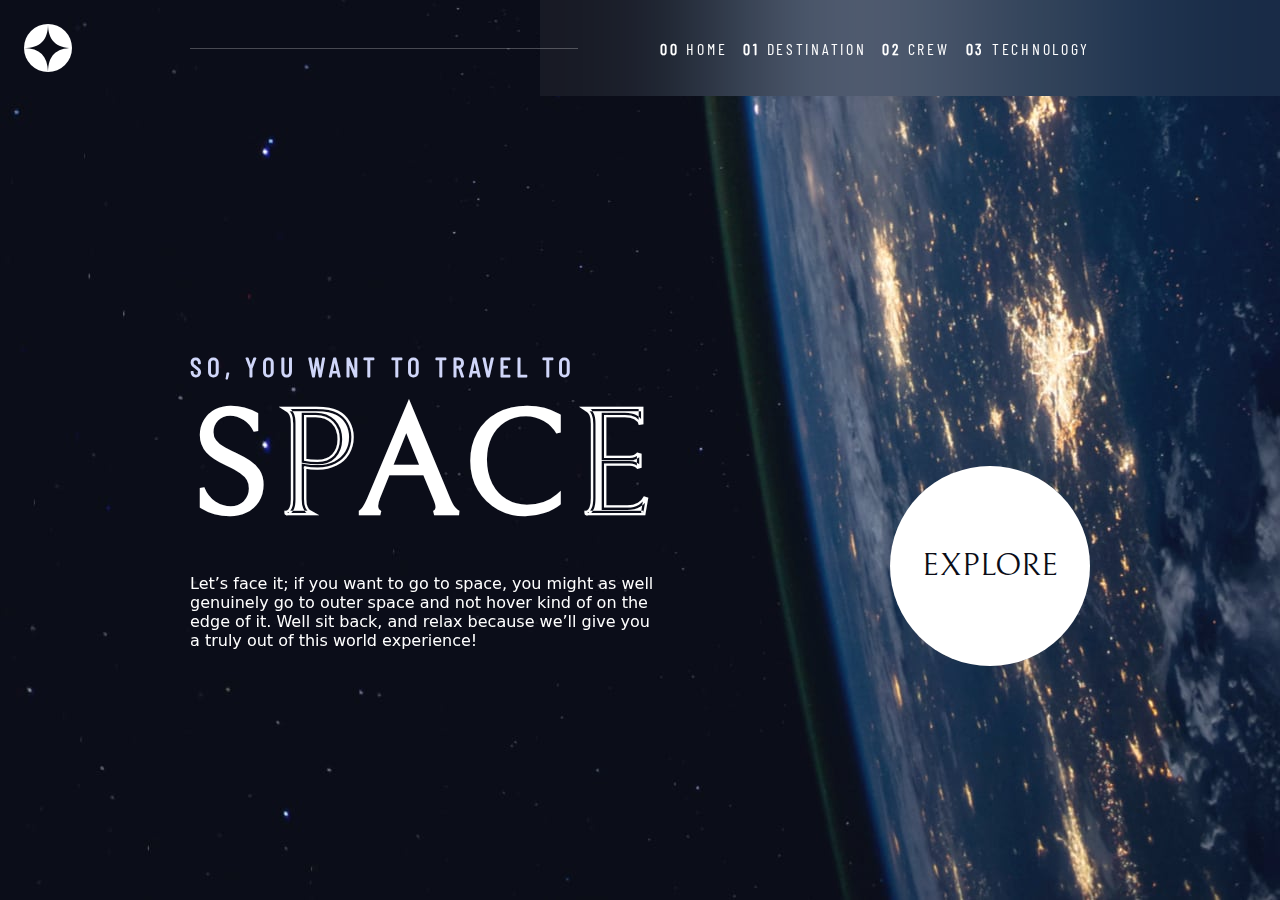
<file: index.html>
<!doctype html>
<html lang="en">

<head>
  <meta charset="UTF-8" />
  <meta name="viewport" content="width=device-width, initial-scale=1.0" />

  <link rel="icon" type="image/png" sizes="32x32" href="./assets/favicon-32x32.png" />
  <link rel="stylesheet" href="./css/main.css" />
  <link rel="stylesheet" href="./css/index.css" />
  <script src="./js/htmx.min.js"></script>

  <title>Frontend Mentor | Space tourism website</title>
</head>

<body>
  <header hx-get="./components/header-component.html" hx-trigger="load"></header>

  <main>
    <div>
      <div>
        <h1 class="h5">
          So, you want to travel to <span class="h1">Space</span>
        </h1>
        <p>
          Let’s face it; if you want to go to space, you might as well genuinely
          go to outer space and not hover kind of on the edge of it. Well sit
          back, and relax because we’ll give you a truly out of this world
          experience!
        </p>
      </div>
      <a class="explore h4" href="./destination.html">Explore</a>
    </div>
    </div>
  </main>
</body>

</html>
</file>
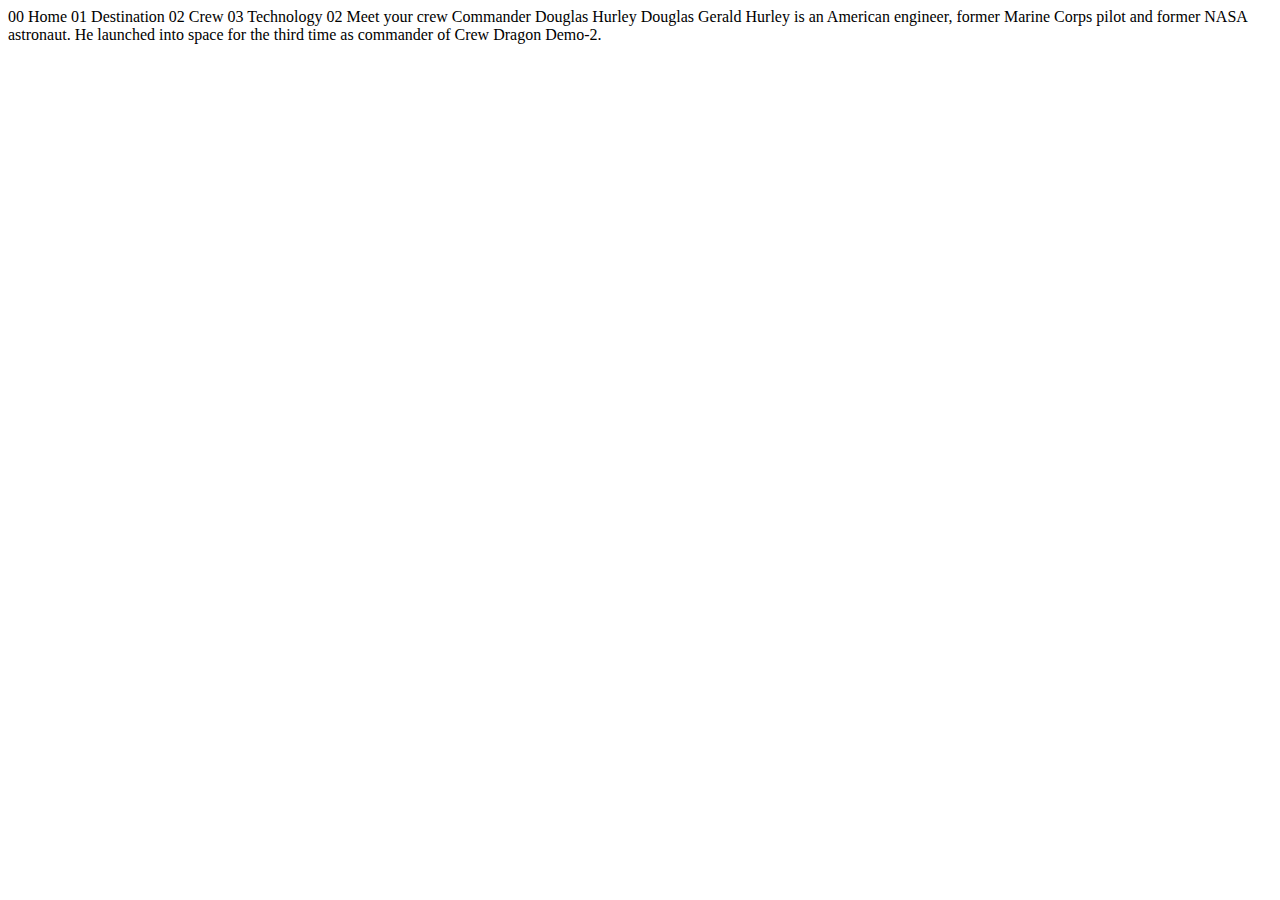
<file: crew-commander.html>
<!DOCTYPE html>
<html lang="en">
<head>
  <meta charset="UTF-8">
  <meta name="viewport" content="width=device-width, initial-scale=1.0">

  <link rel="icon" type="image/png" sizes="32x32" href="./assets/favicon-32x32.png">
  
  <title>Frontend Mentor | Space tourism website</title>
</head>
<body>

  00 Home
  01 Destination
  02 Crew
  03 Technology

  02 Meet your crew

  Commander
  Douglas Hurley

  Douglas Gerald Hurley is an American engineer, former Marine Corps pilot 
  and former NASA astronaut. He launched into space for the third time as 
  commander of Crew Dragon Demo-2.
</body>
</html>
</file>
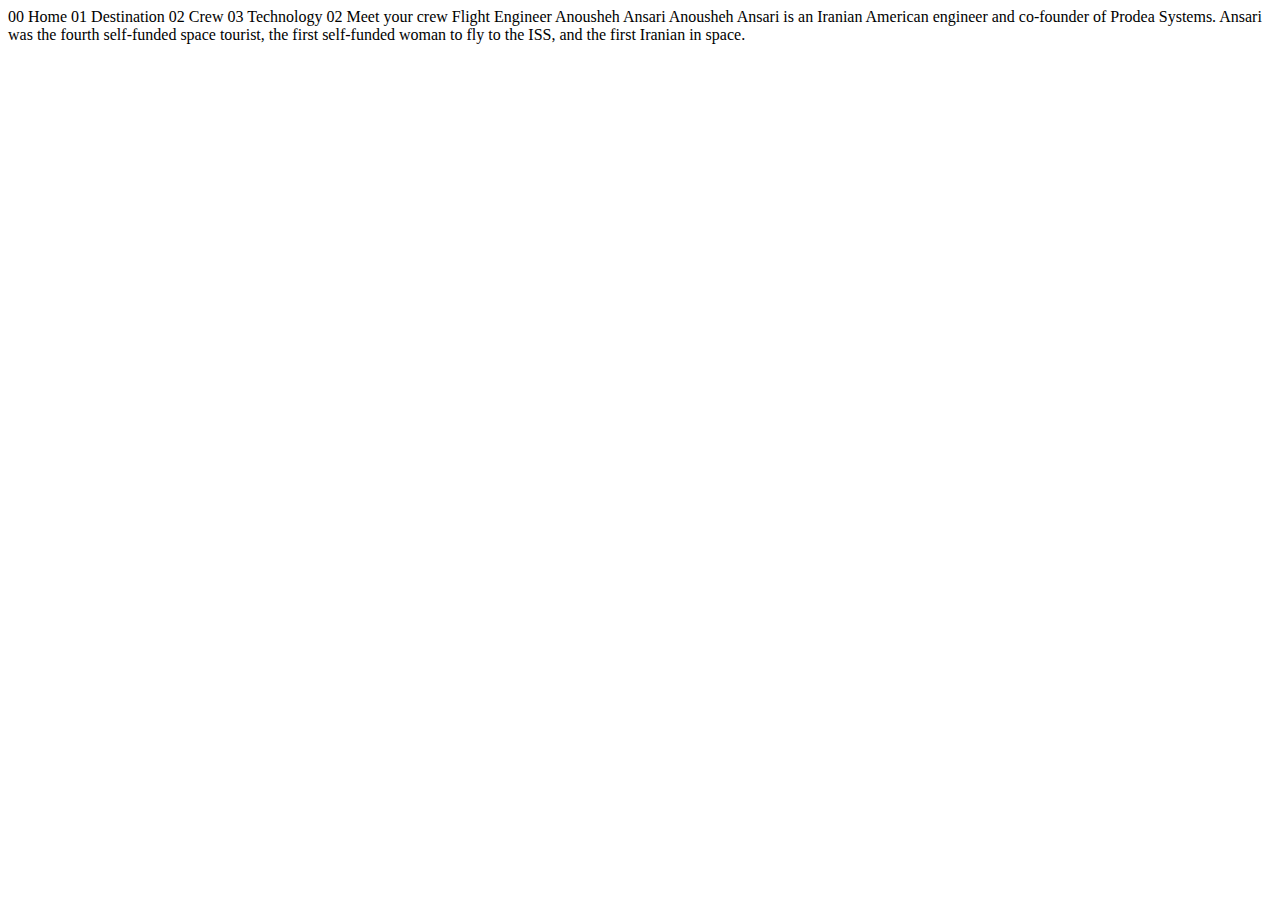
<file: crew-engineer.html>
<!DOCTYPE html>
<html lang="en">
<head>
  <meta charset="UTF-8">
  <meta name="viewport" content="width=device-width, initial-scale=1.0">

  <link rel="icon" type="image/png" sizes="32x32" href="./assets/favicon-32x32.png">
  
  <title>Frontend Mentor | Space tourism website</title>
</head>
<body>

  00 Home
  01 Destination
  02 Crew
  03 Technology

  02 Meet your crew

  Flight Engineer
  Anousheh Ansari

  Anousheh Ansari is an Iranian American engineer and co-founder of Prodea Systems. 
  Ansari was the fourth self-funded space tourist, the first self-funded woman to 
  fly to the ISS, and the first Iranian in space. 
</body>
</html>
</file>
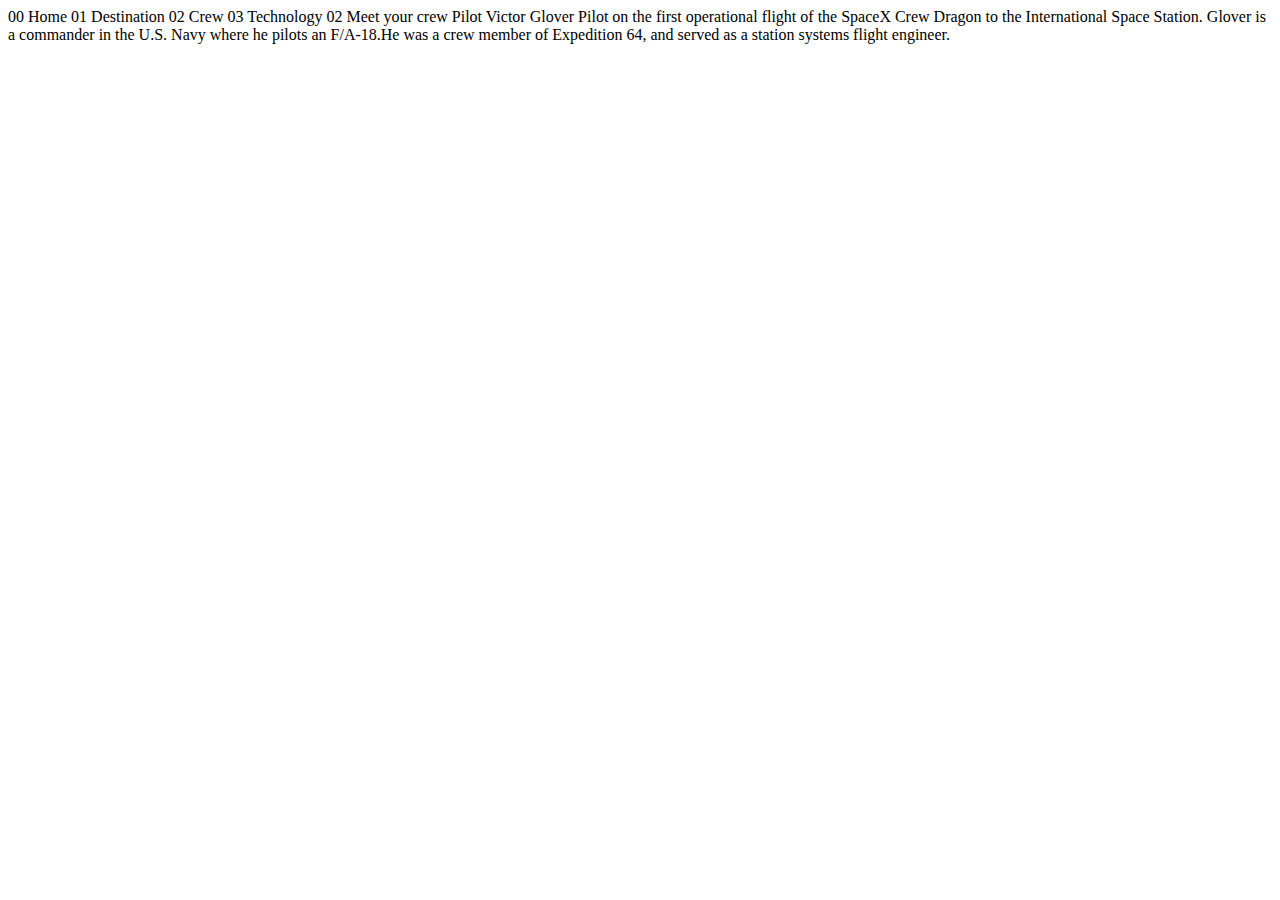
<file: crew-pilot.html>
<!DOCTYPE html>
<html lang="en">
<head>
  <meta charset="UTF-8">
  <meta name="viewport" content="width=device-width, initial-scale=1.0">

  <link rel="icon" type="image/png" sizes="32x32" href="./assets/favicon-32x32.png">
  
  <title>Frontend Mentor | Space tourism website</title>
</head>
<body>

  00 Home
  01 Destination
  02 Crew
  03 Technology

  02 Meet your crew

  Pilot
  Victor Glover

  Pilot on the first operational flight of the SpaceX Crew Dragon to the 
  International Space Station. Glover is a commander in the U.S. Navy where 
  he pilots an F/A-18.He was a crew member of Expedition 64, and served as a 
  station systems flight engineer. 
</body>
</html>
</file>
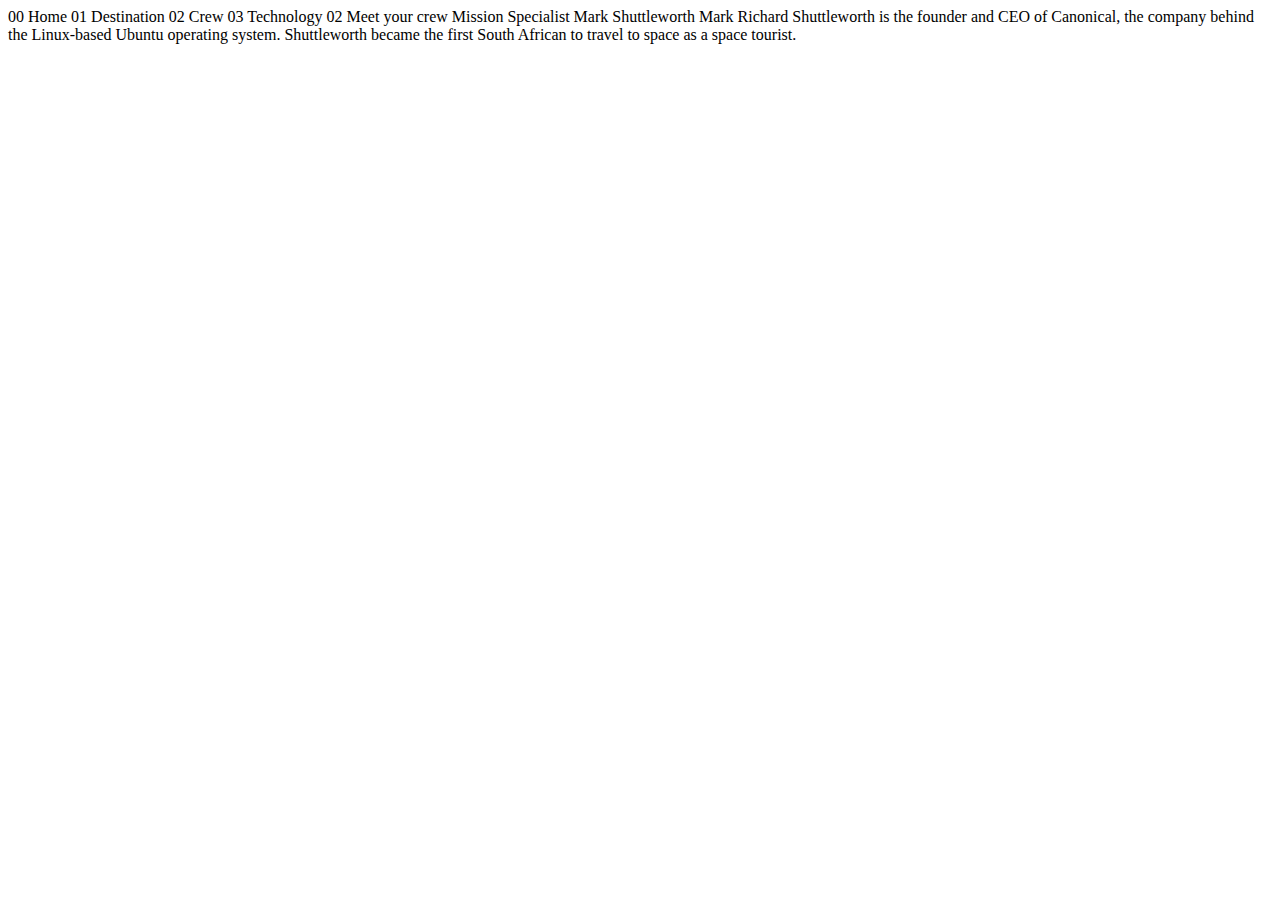
<file: crew-specialist.html>
<!DOCTYPE html>
<html lang="en">
<head>
  <meta charset="UTF-8">
  <meta name="viewport" content="width=device-width, initial-scale=1.0">

  <link rel="icon" type="image/png" sizes="32x32" href="./assets/favicon-32x32.png">
  
  <title>Frontend Mentor | Space tourism website</title>
</head>
<body>

  00 Home
  01 Destination
  02 Crew
  03 Technology

  02 Meet your crew

  Mission Specialist
  Mark Shuttleworth

  Mark Richard Shuttleworth is the founder and CEO of Canonical, the company behind 
  the Linux-based Ubuntu operating system. Shuttleworth became the first South 
  African to travel to space as a space tourist.
</body>
</html>
</file>
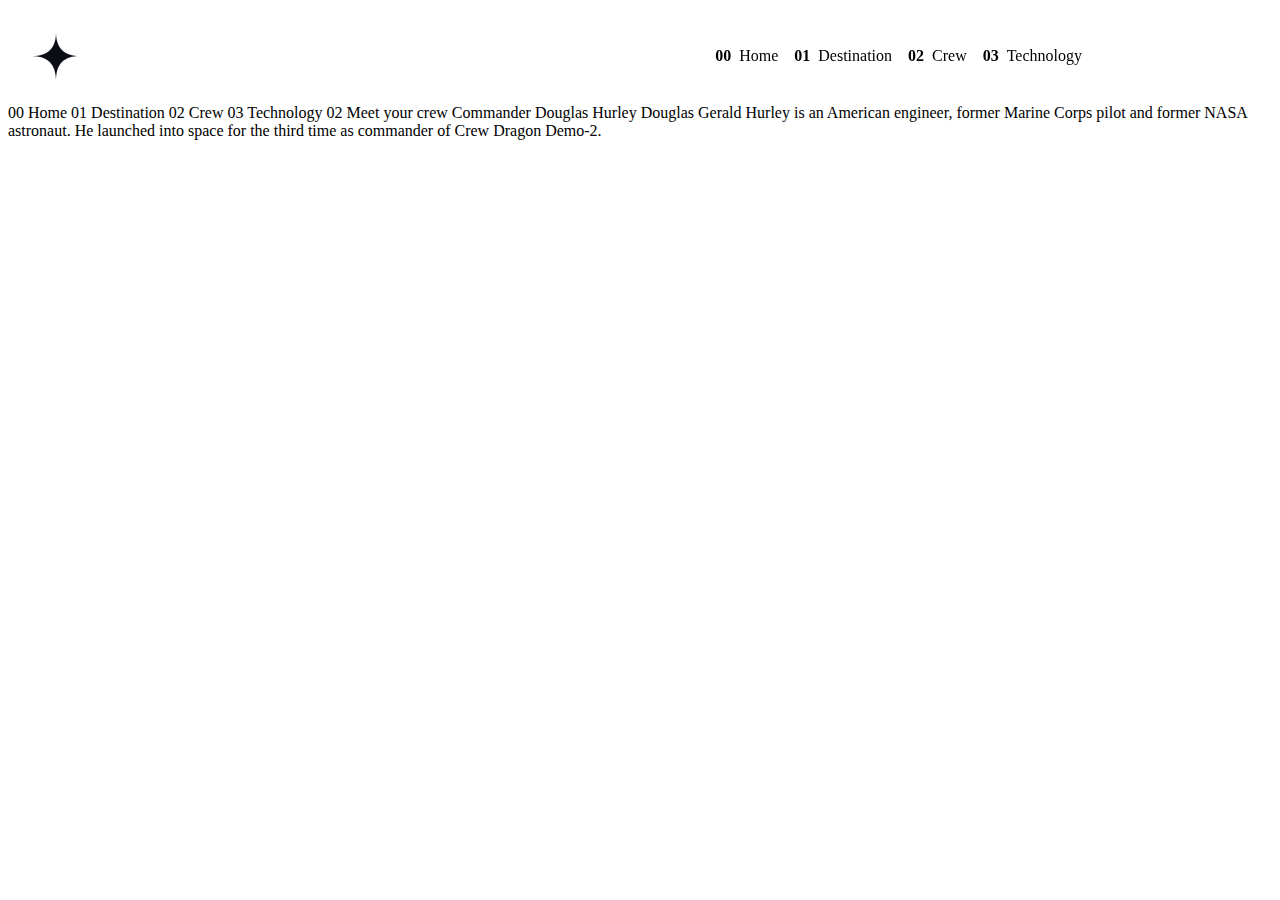
<file: crew.html>
<!doctype html>
<html lang="en">

<head>
  <meta charset="UTF-8" />
  <meta name="viewport" content="width=device-width, initial-scale=1.0" />

  <link rel="icon" type="image/png" sizes="32x32" href="./assets/favicon-32x32.png" />
  <link rel="style" src="./css/main.css" />
  <script src="./js/htmx.min.js"></script>

  <title>Frontend Mentor | Space tourism website</title>
</head>

<body>
  <header hx-get="./components/header-component.html" hx-trigger="load"></header>
  <section hx-get="./crew-commander.html" hx-trigger="load"></section>
</body>

</html>
</file>
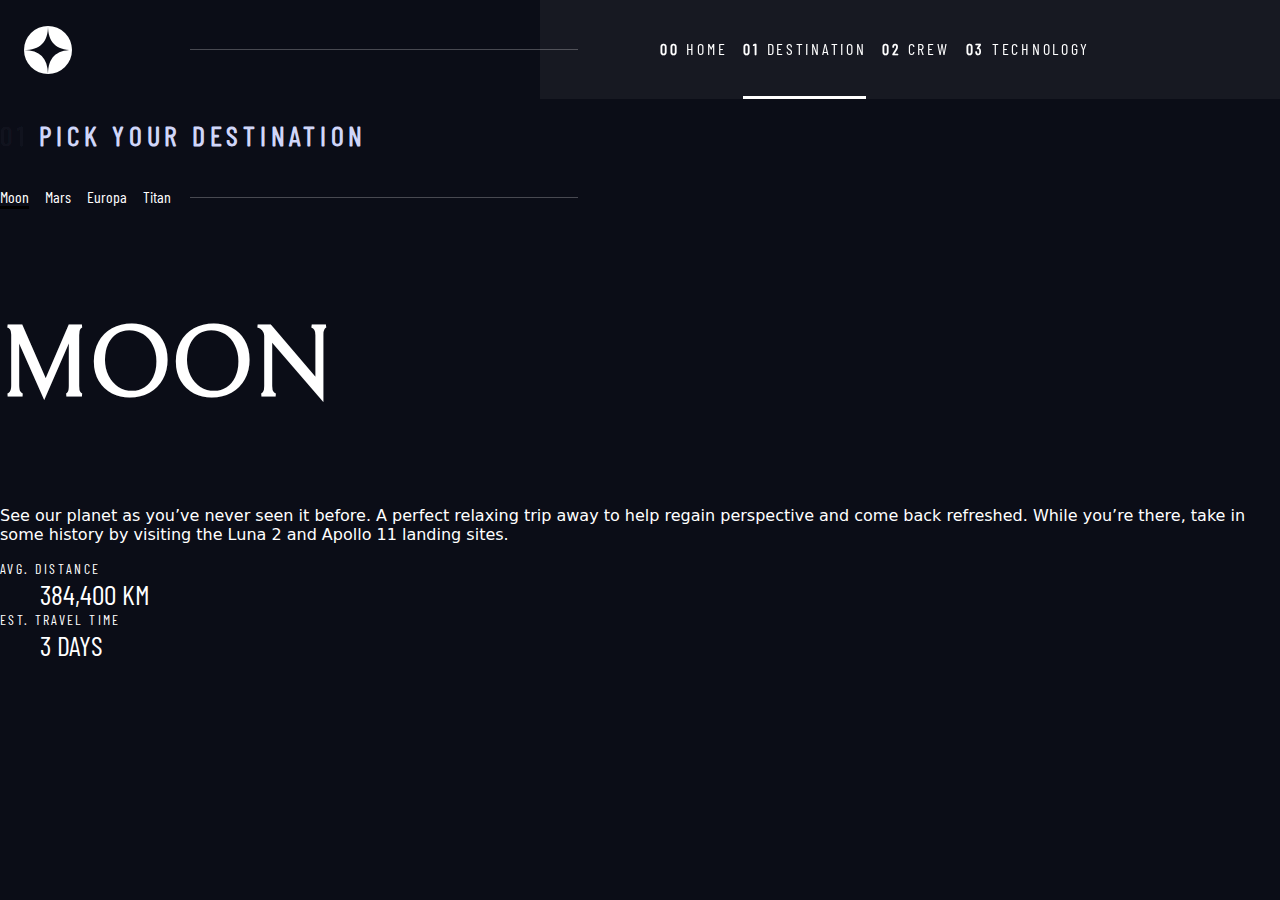
<file: destination.html>
<!doctype html>
<html lang="en">

<head>
  <meta charset="UTF-8" />
  <meta name="viewport" content="width=device-width, initial-scale=1.0" />

  <link rel="icon" type="image/png" sizes="32x32" href="./assets/favicon-32x32.png" />
  <link rel="stylesheet" href="./css/main.css" />
  <script src="./js/htmx.min.js"></script>

  <title>Frontend Mentor | Space tourism website</title>
</head>

<body>
  <header hx-get="./components/header-component.html" hx-trigger="load"></header>
  <section hx-get="./destination-moon.html" hx-trigger="load"></section>
</body>

</html>
</file>
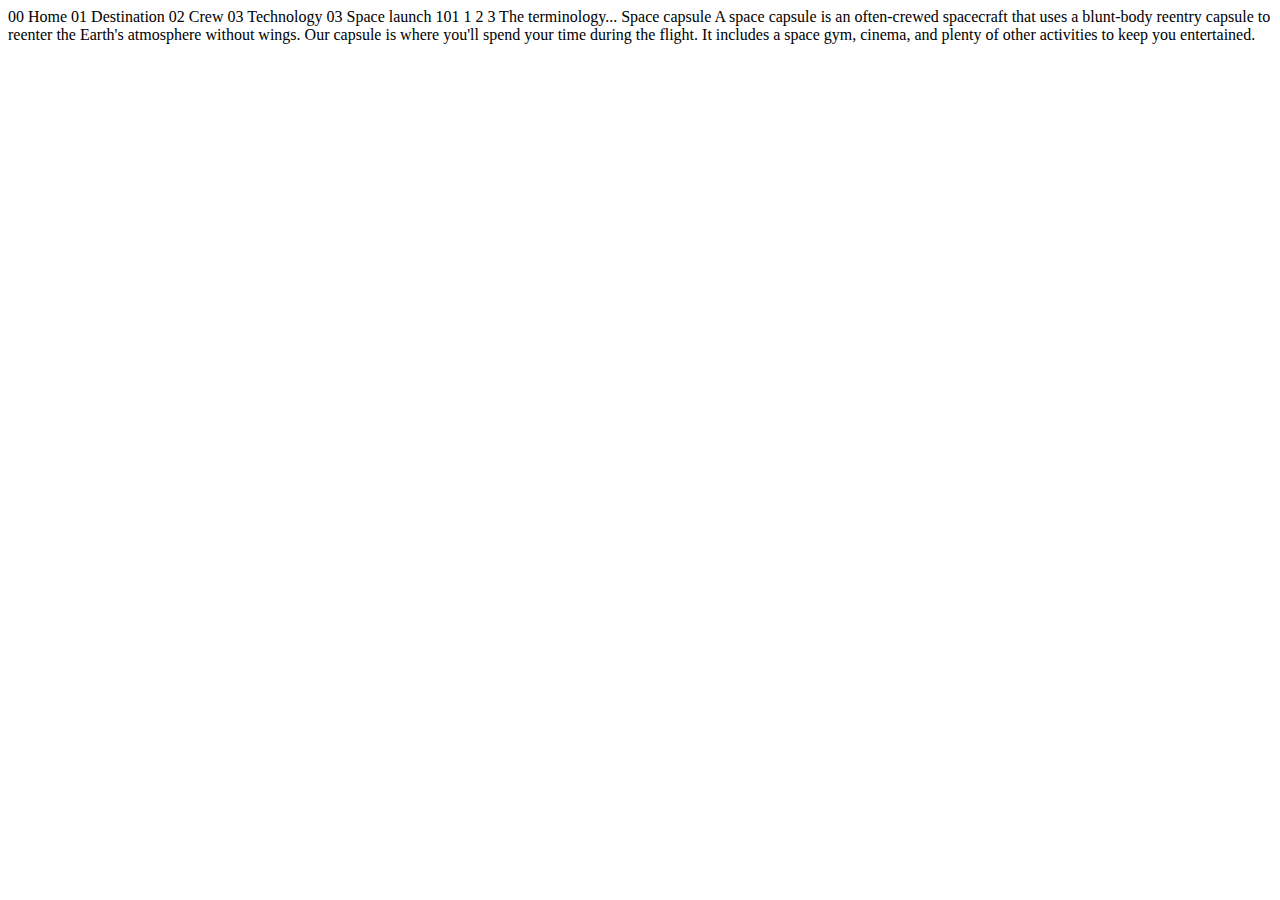
<file: technology-capsule.html>
<!DOCTYPE html>
<html lang="en">
<head>
  <meta charset="UTF-8">
  <meta name="viewport" content="width=device-width, initial-scale=1.0">

  <link rel="icon" type="image/png" sizes="32x32" href="./assets/favicon-32x32.png">
  
  <title>Frontend Mentor | Space tourism website</title>
</head>
<body>

  00 Home
  01 Destination
  02 Crew
  03 Technology

  03 Space launch 101

  1
  2
  3

  The terminology...
  Space capsule

  A space capsule is an often-crewed spacecraft that uses a blunt-body reentry 
  capsule to reenter the Earth's atmosphere without wings. Our capsule is where 
  you'll spend your time during the flight. It includes a space gym, cinema, 
  and plenty of other activities to keep you entertained.
</body>
</html>
</file>
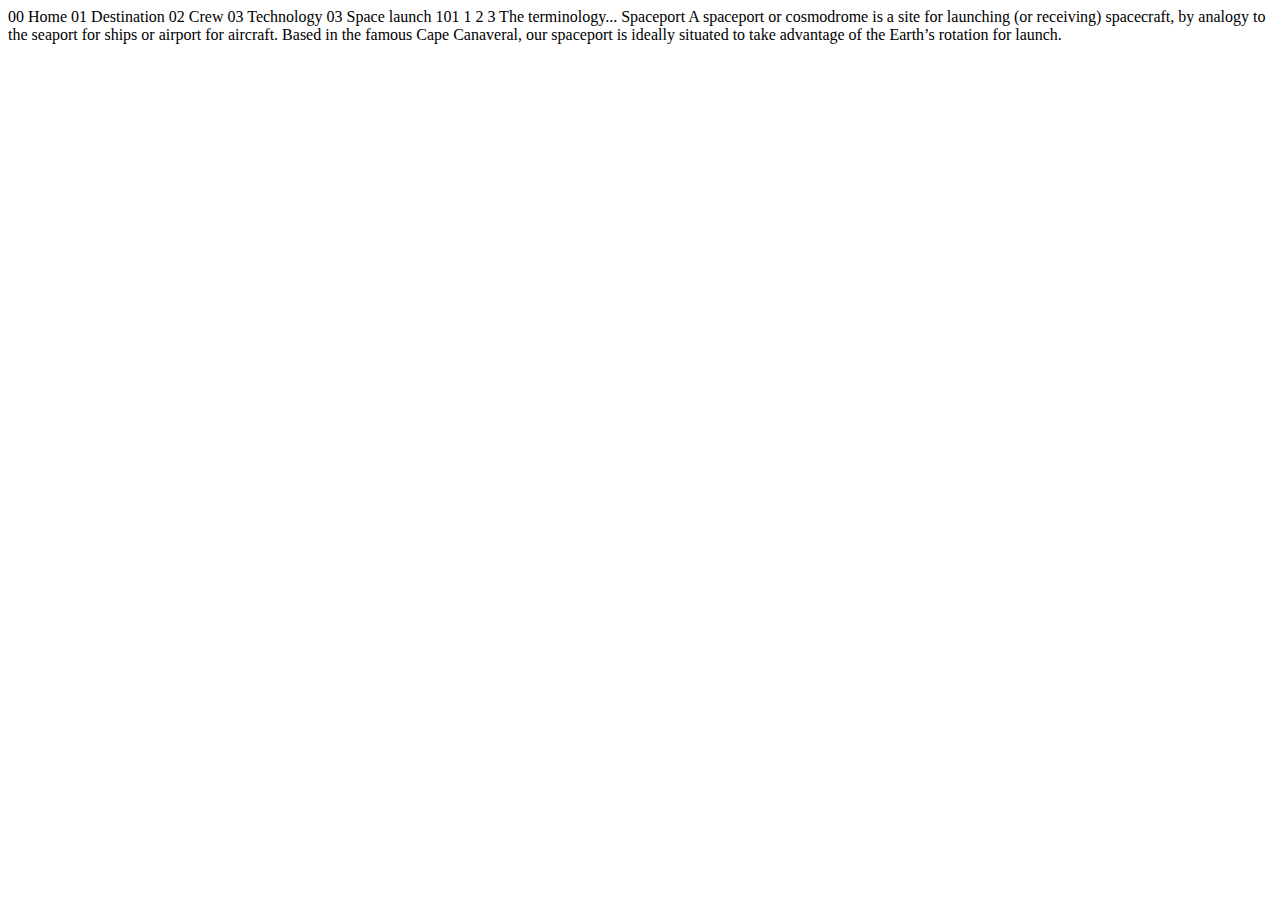
<file: technology-spaceport.html>
<!DOCTYPE html>
<html lang="en">
<head>
  <meta charset="UTF-8">
  <meta name="viewport" content="width=device-width, initial-scale=1.0">

  <link rel="icon" type="image/png" sizes="32x32" href="./assets/favicon-32x32.png">
  
  <title>Frontend Mentor | Space tourism website</title>
</head>
<body>

  00 Home
  01 Destination
  02 Crew
  03 Technology

  03 Space launch 101

  1
  2
  3

  The terminology...
  Spaceport

  A spaceport or cosmodrome is a site for launching (or receiving) spacecraft, 
  by analogy to the seaport for ships or airport for aircraft. Based in the 
  famous Cape Canaveral, our spaceport is ideally situated to take advantage 
  of the Earth’s rotation for launch.
</body>
</html>
</file>
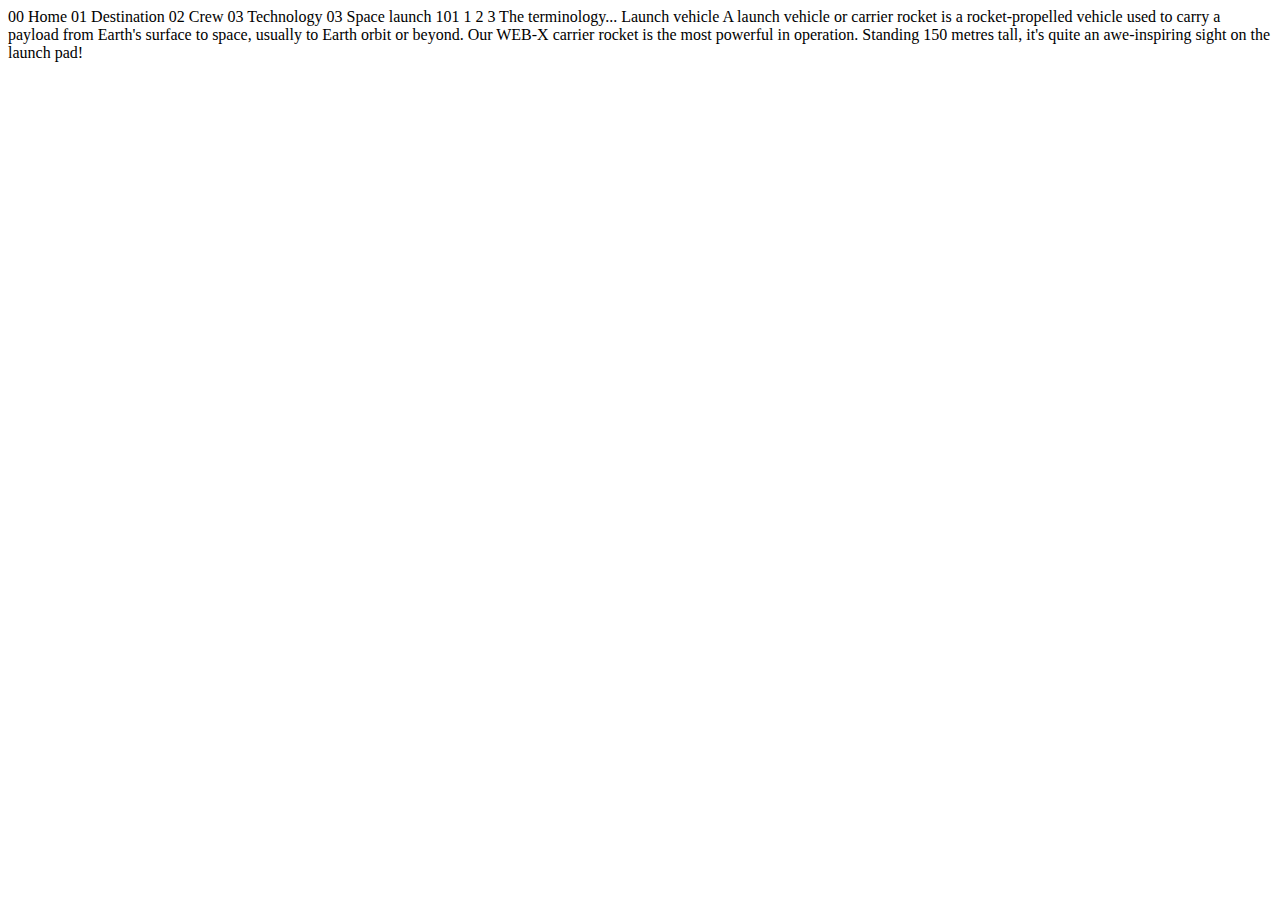
<file: technology-vehicle.html>
<!DOCTYPE html>
<html lang="en">
<head>
  <meta charset="UTF-8">
  <meta name="viewport" content="width=device-width, initial-scale=1.0">

  <link rel="icon" type="image/png" sizes="32x32" href="./assets/favicon-32x32.png">
  
  <title>Frontend Mentor | Space tourism website</title>
</head>
<body>

  00 Home
  01 Destination
  02 Crew
  03 Technology

  03 Space launch 101

  1
  2
  3

  The terminology...
  Launch vehicle

  A launch vehicle or carrier rocket is a rocket-propelled vehicle used to carry a 
  payload from Earth's surface to space, usually to Earth orbit or beyond. Our 
  WEB-X carrier rocket is the most powerful in operation. Standing 150 metres tall, 
  it's quite an awe-inspiring sight on the launch pad!
</body>
</html>
</file>
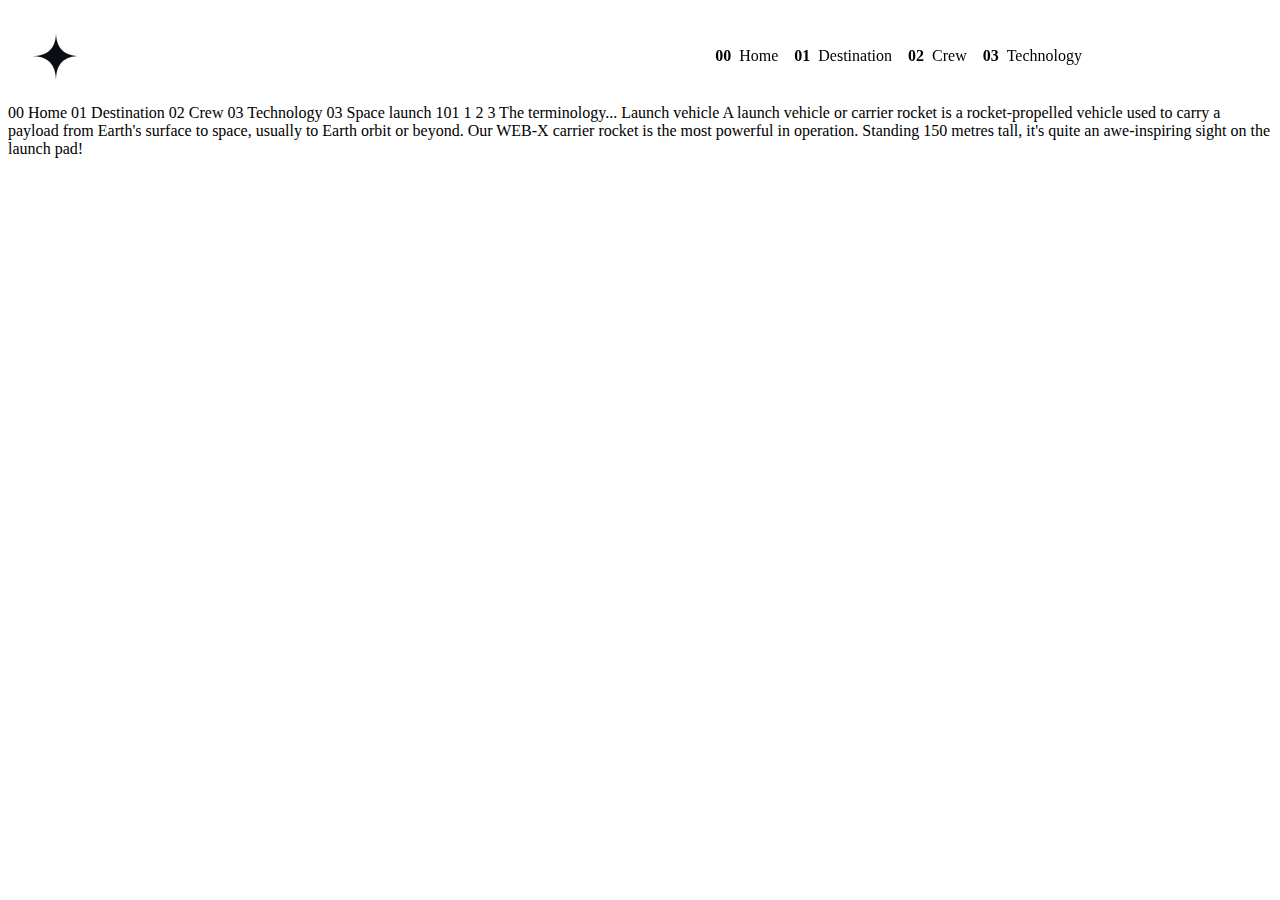
<file: technology.html>
<!doctype html>
<html lang="en">

<head>
  <meta charset="UTF-8" />
  <meta name="viewport" content="width=device-width, initial-scale=1.0" />

  <link rel="icon" type="image/png" sizes="32x32" href="./assets/favicon-32x32.png" />
  <link rel="style" src="./css/main.css" />
  <script src="./js/htmx.min.js"></script>

  <title>Frontend Mentor | Space tourism website</title>
</head>

<body>
  <header hx-get="./components/header-component.html" hx-trigger="load"></header>
  <section hx-get="./technology-vehicle.html" hx-trigger="load"></section>
</body>

</html>
</file>
<file: css/main.css>
/* barlow-condensed-regular - latin */
@font-face {
  font-family: "Barlow Condensed";
  font-style: normal;
  font-weight: 400;
  src: url("../fonts/barlow-condensed-v12-latin-regular.woff2") format("woff2");
}

/* bellefair-regular - latin */
@font-face {
  font-family: "Bellefair";
  font-style: normal;
  font-weight: 400;
  src: url("../fonts/bellefair-v14-latin-regular.woff2") format("woff2");
}

:root {
  --neutral-100: #0b0d17;
  --neutral-700: #d0d6f9;
  --neutral-900: #ffffff;
}

a, button {
  color: inherit;
  font-size: inherit;
  font-family: inherit;
}

body {
  background-color: var(--neutral-100);
  color: var(--neutral-900);
  font-family: system-ui, sans-serif;
  margin: 0;
}

h1,
.h1,
h2,
.h2,
h3,
.h3,
h4,
.h4 {
  color: var(--neutral-900);
  font-family: "Bellefair";
  text-transform: uppercase;
}
h5,
.h5,
dt,
dd,
nav {
  color: var(--neutral-900);
  font-family: "Barlow Condensed";
  text-transform: uppercase;
}

h1,
.h1 {
  font-size: 150px;
}
h2,
.h2 {
  font-size: 100px;
}
h3,
.h3 {
  font-size: 56px;
}
h4,
.h4 {
  font-size: 32px;
}
h5,
.h5 {
  color: var(--neutral-700);
  font-size: 28px;
  letter-spacing: 4.75px;
}
dt {
  font-size: 14px;
  letter-spacing: 2.35px;
}
dd {
  font-size: 28px;
}
nav {
  font-size: 16px;
  letter-spacing: 2.7px;
}

.page-number {
  font-weight: bold;
  color: color-mix(in srgb, currentColor, transparent 95%);
}
</file>
<file: css/index.css>
body {
  background-attachment: fixed;
  background-image: url("../assets/home/background-home-mobile.jpg");
  background-position: center;
  background-size: cover;
  min-height: 100vh;
  min-height: 100svh;
  display: flex;
  flex-direction: column;
  justify-content: center;
}

@media screen and (width > 768px) {
  body {
    background-image: url("../assets/home/background-home-tablet.jpg");
  }
}

@media screen and (width > 900px) {
  body {
    background-image: url("../assets/home/background-home-desktop.jpg");
  }
}

main {
  display: flex;
  align-items: center;
  flex-grow: 1;
  justify-content: center;
  padding: 3rem;

  > div {
    display: flex;
    align-items: end;
    flex-grow: 1;
    flex-wrap: wrap;
    justify-content: space-between;
    gap: 4rem;

    max-width: 900px;
    @media screen and (width < 900px) {
      flex-direction: column;
      align-items: center;
    }

    > div {
      max-width: min-content;
    }
  }
}

.explore {
  display: flex;
  align-items: center;
  aspect-ratio: 1;
  background-color: var(--neutral-900);
  border-radius: 100vw;
  color: var(--neutral-100);
  justify-content: center;
  padding: 2rem;
  position: relative;
  text-decoration: none;
}
.explore:after {
  content: "";
  aspect-ratio: 1;
  position: absolute;
  inset: 0;
  background-color: color-mix(in srgb, var(--neutral-900), transparent 95%);
  backdrop-filter: blur(85px);
  border-radius: 100vw;
  z-index: -1;
  transition: inset 100ms ease-in-out;
}
.explore:where(:hover, :focus-visible, :active):after {
  inset: -4rem;
}
</file>
